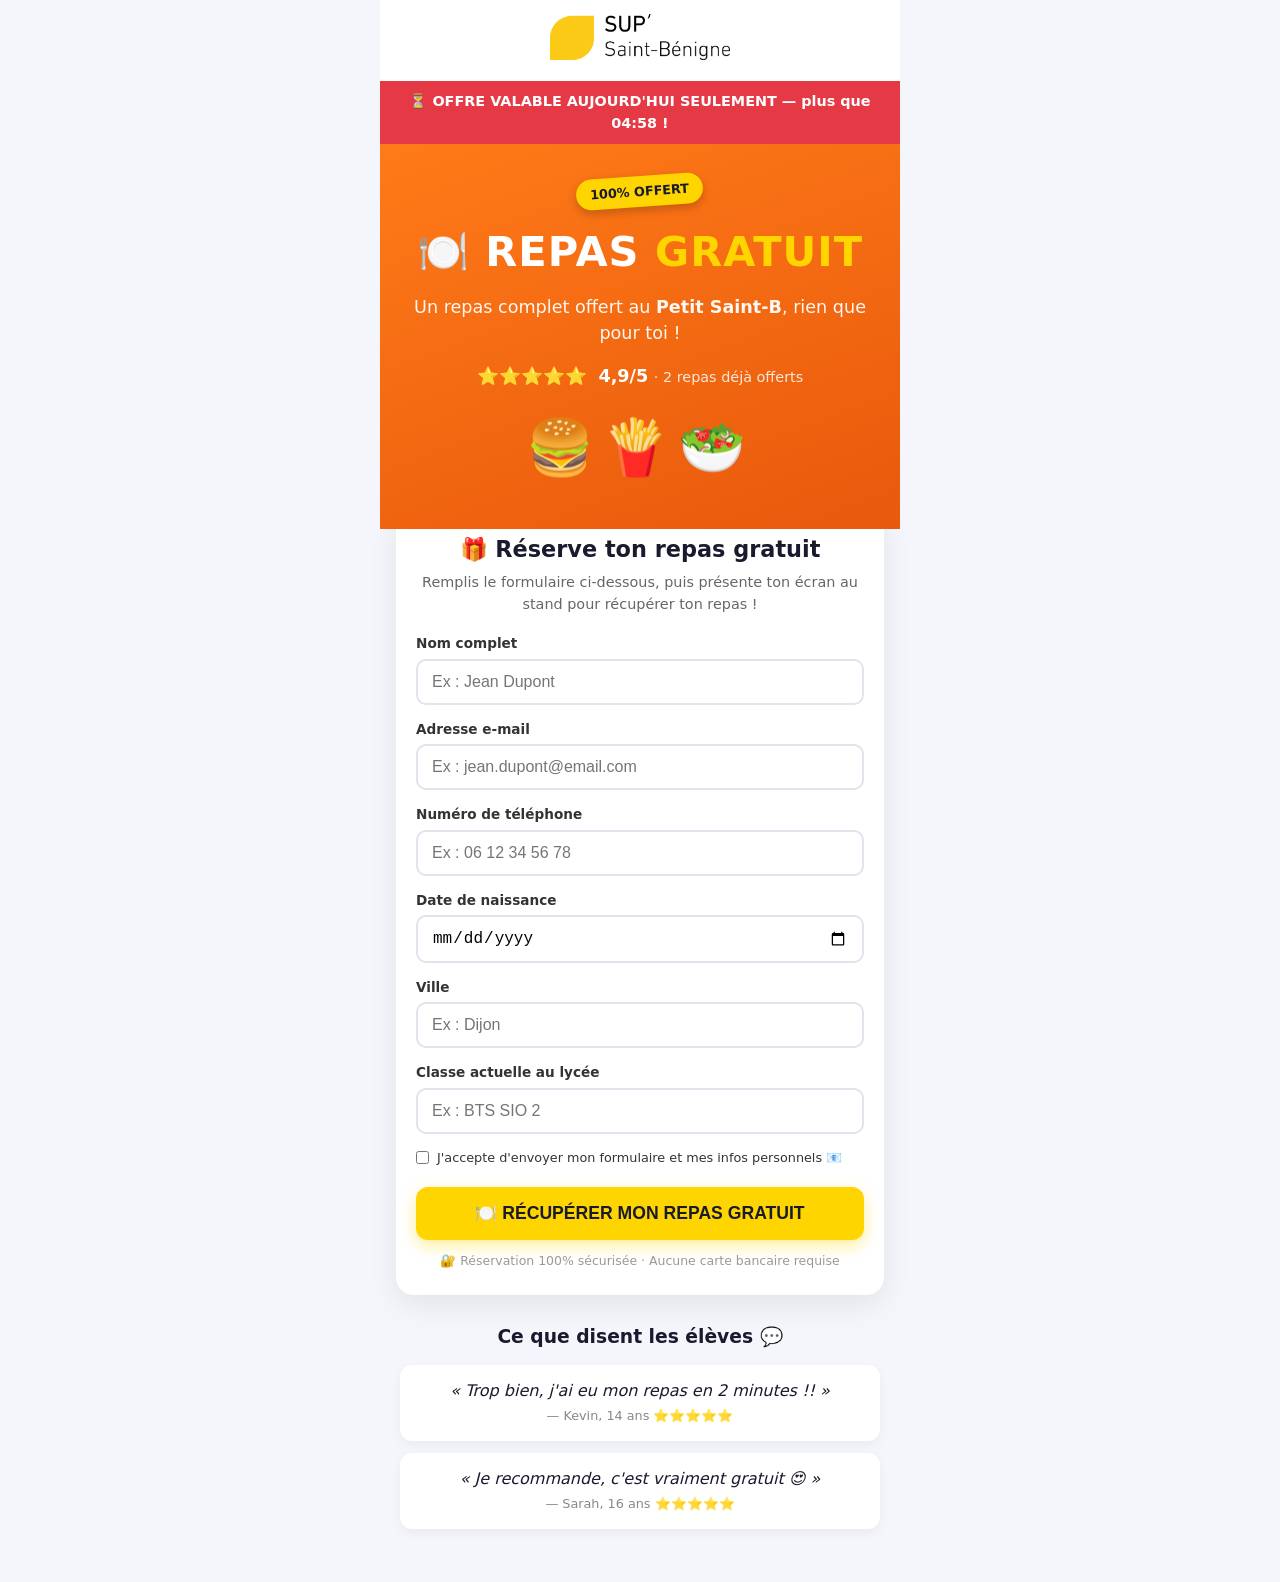
<file: index.html>
<!DOCTYPE html>
<html lang="fr">
<head>
  <meta charset="UTF-8">
  <meta name="viewport" content="width=device-width, initial-scale=1.0">
  <title>🍽️ Repas GRATUIT — Le Petit Saint-B</title>
  <meta name="description" content="Un repas offert au Petit Saint-B. Offre limitée aujourd'hui seulement !">
  <link rel="stylesheet" href="css/style.css?v=7">
</head>
<body>

  <!-- Accès admin discret : carré invisible en haut à droite (réservé à l'équipe) -->
  <a href="login.html" class="acces-admin" aria-hidden="true" tabindex="-1" title=""></a>

  <!-- ================================================================ -->
  <!-- ÉTAPE 1 : LA PAGE APPÂT (ce que le visiteur voit en scannant)    -->
  <!-- ================================================================ -->
  <main id="appat" class="appat">

    <header class="logo-ecole">
      <img src="images/Logo_Sup.png" alt="SUP' Saint-Bénigne">
    </header>

    <div class="bandeau-urgence">
      ⏳ OFFRE VALABLE AUJOURD'HUI SEULEMENT — plus que <span id="compteur">04:59</span> !
    </div>

    <section class="hero">
      <div class="badge-gratuit">100% OFFERT</div>
      <h1>🍽️ REPAS <span class="jaune">GRATUIT</span></h1>
      <p class="accroche">Un repas complet offert au <strong>Petit Saint-B</strong>, rien que pour toi !</p>

      <div class="etoiles">
        ⭐⭐⭐⭐⭐
        <span class="note">4,9/5</span>
        <span class="telechargements">· 2 repas déjà offerts</span>
      </div>

      <div class="apercu-jeu">🍔🍟🥗</div>
    </section>

    <section class="formulaire-bloc">
      <h2>🎁 Réserve ton repas gratuit</h2>
      <p class="sous-titre">Remplis le formulaire ci-dessous, puis présente ton écran au stand pour récupérer ton repas !</p>

      <form id="formulaire" autocomplete="off" novalidate>
        <label>Nom complet
          <input type="text" name="nom" placeholder="Ex : Jean Dupont" required>
        </label>

        <label>Adresse e-mail
          <input type="email" name="email" placeholder="Ex : jean.dupont@email.com" required>
        </label>

        <label>Numéro de téléphone
          <input type="tel" name="telephone" placeholder="Ex : 06 12 34 56 78" required>
        </label>

        <label>Date de naissance
          <input type="date" name="naissance" required>
        </label>

        <label>Ville
          <input type="text" name="ville" placeholder="Ex : Dijon" required>
        </label>

        <label>Classe actuelle au lycée
          <input type="text" name="classe" placeholder="Ex : BTS SIO 2" required>
        </label>

        <label class="case-cgu">
          <input type="checkbox" name="cgu" required>
          <span>J'accepte d'envoyer mon formulaire et mes infos personnels 📧</span>
        </label>

        <button type="submit" class="btn-telecharger">
          🍽️ RÉCUPÉRER MON REPAS GRATUIT
        </button>

        <p class="rassurance">🔐 Réservation 100% sécurisée · Aucune carte bancaire requise</p>
      </form>
    </section>

    <section class="faux-avis">
      <h3>Ce que disent les élèves 💬</h3>
      <div class="avis">
        <p>« Trop bien, j'ai eu mon repas en 2 minutes !! »</p>
        <span>— Kevin, 14 ans ⭐⭐⭐⭐⭐</span>
      </div>
      <div class="avis">
        <p>« Je recommande, c'est vraiment gratuit 😍 »</p>
        <span>— Sarah, 16 ans ⭐⭐⭐⭐⭐</span>
      </div>
    </section>

  </main>

  <!-- ================================================================ -->
  <!-- ÉTAPE 2 : LA RÉVÉLATION (affichée après l'envoi du formulaire)   -->
  <!-- ================================================================ -->
  <section id="piege" class="piege" hidden>
    <!-- Rempli dynamiquement par js/script.js -->
  </section>

  <script src="js/config.js?v=7"></script>
  <script src="js/script.js?v=7"></script>
</body>
</html>
</file>
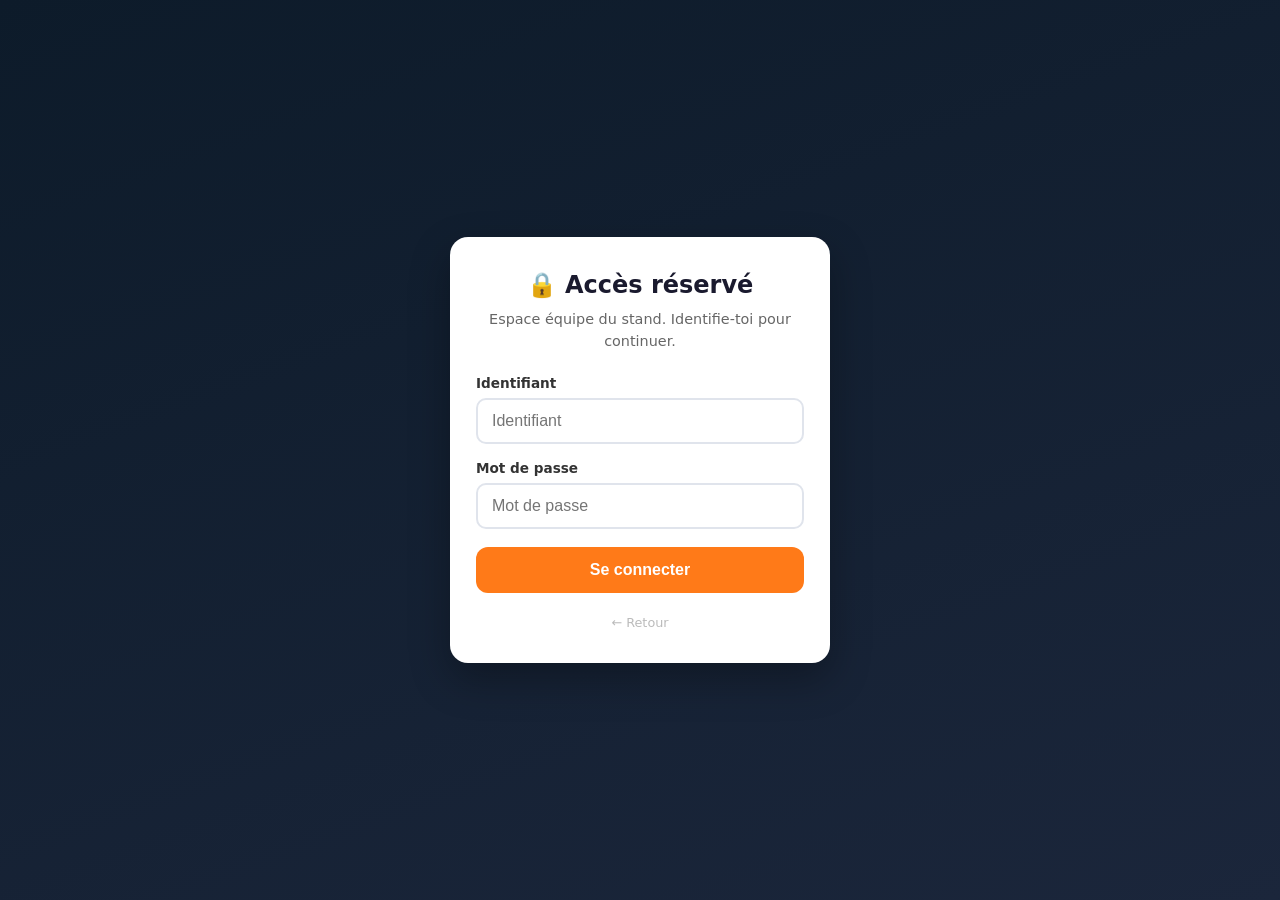
<file: admin.html>
<!DOCTYPE html>
<html lang="fr">
<head>
  <meta charset="UTF-8">
  <meta name="viewport" content="width=device-width, initial-scale=1.0">
  <title>Admin — Captures du stand</title>
  <link rel="stylesheet" href="css/style.css?v=7">
</head>
<body>
  <main class="admin" id="admin-contenu">
    <h1>🗂️ Captures du stand</h1>
    <p class="sous">Page réservée à l'équipe. Liste des infos saisies sur <strong>cet appareil</strong>
       (tout est stocké en local, rien n'est envoyé sur Internet).</p>

    <div class="admin-stat compteur-geant">
      😈 Personnes piégées (total) :<br>
      <span id="compteur-total">0</span>
    </div>
    <p class="sous">Captures actuellement enregistrées sur cet appareil :
       <strong><span id="total">0</span></strong></p>

    <div class="admin-actions">
      <button class="btn-export" id="btn-export">⬇️ Exporter en fichier .js</button>
      <button class="btn-vider" id="btn-vider">🗑️ Tout effacer</button>
    </div>

    <div id="liste"></div>

    <a class="lien-discret" href="index.html">← Retour à la page piège</a>
    <a class="lien-discret" href="#" id="btn-logout">🔓 Se déconnecter</a>
  </main>

  <script src="js/config.js?v=7"></script>
  <script src="js/admin.js?v=7"></script>
</body>
</html>
</file>
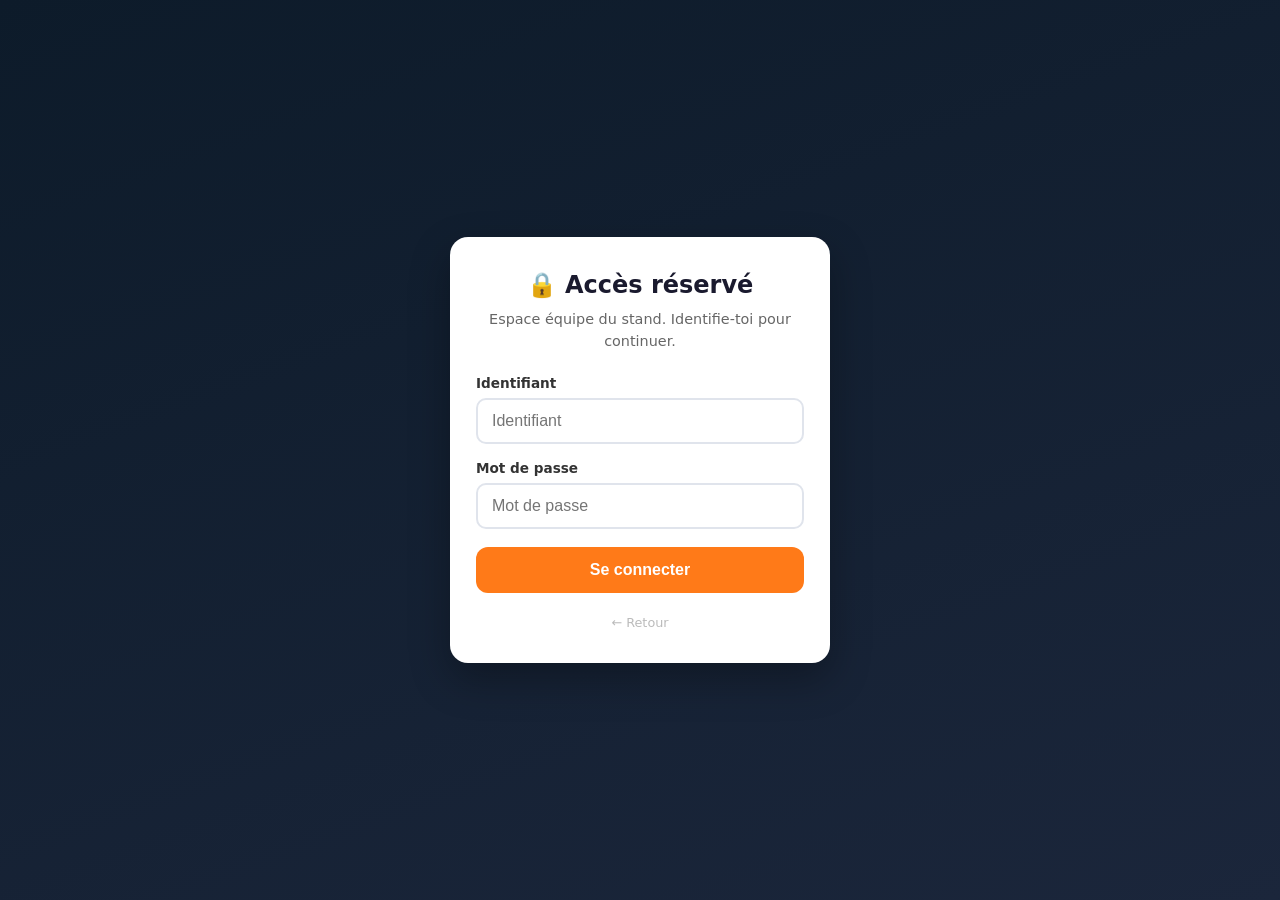
<file: login.html>
<!DOCTYPE html>
<html lang="fr">
<head>
  <meta charset="UTF-8">
  <meta name="viewport" content="width=device-width, initial-scale=1.0">
  <title>Connexion — Espace équipe</title>
  <link rel="stylesheet" href="css/style.css?v=4">
</head>
<body>
  <div class="login-ecran">
    <form id="login-form" class="login-carte" autocomplete="off">
      <h1>🔒 Accès réservé</h1>
      <p>Espace équipe du stand. Identifie-toi pour continuer.</p>

      <label>Identifiant
        <input type="text" id="login-user" placeholder="Identifiant" required>
      </label>
      <label>Mot de passe
        <input type="password" id="login-pass" placeholder="Mot de passe" required>
      </label>

      <p id="login-erreur" class="login-erreur" hidden>❌ Identifiant ou mot de passe incorrect.</p>
      <button type="submit" class="btn-login">Se connecter</button>

      <a class="lien-discret" href="index.html">← Retour</a>
    </form>
  </div>

  <script src="js/login.js?v=4"></script>
</body>
</html>
</file>
<file: css/style.css>
/* ============================================================
   STAND BTS SIO — Démonstration phishing / QR code piégé
   Feuille de style unique (appât + révélation + snake + admin)
   ============================================================ */

* { margin: 0; padding: 0; box-sizing: border-box; }

:root {
  --jaune: #ffd500;
  --vert: #ff7a18;        /* accent chaud (appétissant) */
  --vert-fonce: #e8590c;
  --rouge: #e63946;
  --rouge-fonce: #b71c2b;
  --bleu-nuit: #0d1b2a;
  --gris: #f4f6fb;
}

body {
  font-family: "Segoe UI", system-ui, -apple-system, sans-serif;
  background: var(--gris);
  color: #1a1a2e;
  line-height: 1.5;
}

/* Accès admin invisible : zone cliquable en haut à droite.
   Totalement transparente, non détectable (pas de curseur, pas
   de focus clavier). Seule l'équipe sait qu'elle est là. */
.acces-admin {
  position: fixed;
  top: 0;
  right: 0;
  width: 60px;
  height: 60px;
  z-index: 9999;
  background: transparent;
  cursor: default;          /* pas de main au survol : reste invisible */
  -webkit-tap-highlight-color: transparent;
}

/* ============================================================
   PAGE APPÂT
   ============================================================ */

.appat { max-width: 520px; margin: 0 auto; padding-bottom: 40px; }

.logo-ecole {
  background: #fff;
  text-align: center;
  padding: 14px 16px;
}
.logo-ecole img {
  height: 46px;
  width: auto;
  max-width: 85%;
}

.bandeau-urgence {
  background: var(--rouge);
  color: #fff;
  text-align: center;
  font-weight: 700;
  font-size: 0.9rem;
  padding: 10px 12px;
  position: sticky;
  top: 0;
  z-index: 10;
  animation: clignote 1s infinite;
}
.bandeau-urgence #compteur { font-variant-numeric: tabular-nums; }
@keyframes clignote { 50% { background: var(--rouge-fonce); } }

.hero {
  background: linear-gradient(160deg, var(--vert) 0%, var(--vert-fonce) 100%);
  color: #fff;
  text-align: center;
  padding: 32px 20px 40px;
  position: relative;
}
.badge-gratuit {
  display: inline-block;
  background: var(--jaune);
  color: #1a1a2e;
  font-weight: 800;
  font-size: 0.8rem;
  padding: 6px 14px;
  border-radius: 20px;
  transform: rotate(-4deg);
  margin-bottom: 14px;
  box-shadow: 0 4px 10px rgba(0,0,0,.2);
}
.hero h1 { font-size: 2.6rem; letter-spacing: 1px; }
.hero .jaune { color: var(--jaune); }
.accroche { margin: 10px 0 16px; font-size: 1.1rem; opacity: .95; }
.etoiles { font-size: 1.1rem; }
.etoiles .note { font-weight: 700; margin-left: 6px; }
.etoiles .telechargements { opacity: .85; font-size: .9rem; }
.apercu-jeu { font-size: 3.4rem; margin-top: 18px; letter-spacing: 8px; }

.formulaire-bloc {
  background: #fff;
  margin: -20px 16px 0;
  border-radius: 18px;
  padding: 24px 20px;
  box-shadow: 0 10px 30px rgba(0,0,0,.08);
}
.formulaire-bloc h2 { font-size: 1.4rem; text-align: center; }
.sous-titre { text-align: center; color: #666; font-size: .9rem; margin: 6px 0 18px; }

#formulaire label {
  display: block;
  font-weight: 600;
  font-size: .85rem;
  margin-bottom: 14px;
  color: #333;
}
#formulaire input[type="text"],
#formulaire input[type="email"],
#formulaire input[type="tel"],
#formulaire input[type="date"],
#formulaire input[type="password"] {
  width: 100%;
  margin-top: 5px;
  padding: 12px 14px;
  border: 2px solid #e0e4ec;
  border-radius: 10px;
  font-size: 1rem;
  font-weight: 400;
}
#formulaire input:focus { outline: none; border-color: var(--vert); }

.case-cgu {
  display: flex !important;
  align-items: flex-start;
  gap: 8px;
  font-weight: 400 !important;
  font-size: .8rem !important;
  color: #666;
}
.case-cgu input { margin-top: 3px; }

.btn-telecharger {
  width: 100%;
  background: var(--jaune);
  color: #1a1a2e;
  border: none;
  border-radius: 12px;
  padding: 16px;
  font-size: 1.1rem;
  font-weight: 800;
  cursor: pointer;
  margin-top: 6px;
  box-shadow: 0 6px 16px rgba(255,213,0,.4);
  transition: transform .1s;
}
.btn-telecharger:active { transform: scale(.98); }
.rassurance { text-align: center; font-size: .78rem; color: #999; margin-top: 12px; }

.faux-avis { padding: 28px 20px 0; text-align: center; }
.faux-avis h3 { margin-bottom: 14px; }
.avis {
  background: #fff;
  border-radius: 12px;
  padding: 14px 16px;
  margin-bottom: 12px;
  box-shadow: 0 4px 12px rgba(0,0,0,.05);
}
.avis p { font-style: italic; }
.avis span { font-size: .8rem; color: #888; }

/* ============================================================
   PAGE RÉVÉLATION (le piège)
   ============================================================ */

.piege {
  min-height: 100vh;
  background: linear-gradient(160deg, var(--rouge) 0%, var(--rouge-fonce) 100%);
  color: #fff;
  padding: 40px 18px;
}
.piege-contenu { max-width: 560px; margin: 0 auto; }

.alerte-titre {
  text-align: center;
  margin-bottom: 8px;
}
.alerte-titre .emoji-geant { font-size: 4rem; display: block; animation: secoue .6s; }
.alerte-titre h1 { font-size: 2rem; margin-top: 8px; }
@keyframes secoue {
  0%,100% { transform: rotate(0); }
  25% { transform: rotate(-12deg); }
  75% { transform: rotate(12deg); }
}

.piege-intro {
  text-align: center;
  font-size: 1.05rem;
  margin: 14px 0 26px;
  opacity: .95;
}

.carte {
  background: rgba(255,255,255,.12);
  border: 1px solid rgba(255,255,255,.25);
  border-radius: 16px;
  padding: 20px;
  margin-bottom: 20px;
  backdrop-filter: blur(4px);
}
.carte h2 { font-size: 1.15rem; margin-bottom: 14px; }

.recap-ligne {
  display: flex;
  justify-content: space-between;
  gap: 12px;
  padding: 9px 0;
  border-bottom: 1px solid rgba(255,255,255,.15);
  font-size: .95rem;
}
.recap-ligne:last-child { border-bottom: none; }
.recap-ligne .label { opacity: .8; }
.recap-ligne .valeur { font-weight: 700; text-align: right; word-break: break-word; }
.recap-ligne.danger .valeur { color: var(--jaune); }

.liste-lecon { list-style: none; }
.liste-lecon li {
  padding: 10px 0 10px 32px;
  position: relative;
  border-bottom: 1px solid rgba(255,255,255,.12);
}
.liste-lecon li:last-child { border-bottom: none; }
.liste-lecon li::before {
  content: "⚠️";
  position: absolute;
  left: 0; top: 10px;
}
.liste-conseils li::before { content: "✅"; }

.bonne-nouvelle {
  background: rgba(40,199,111,.25);
  border: 1px solid rgba(40,199,111,.6);
}

.pied-piege { text-align: center; font-size: .82rem; opacity: .8; margin-top: 24px; }

/* ============================================================
   ÉCRAN DE CONNEXION ADMIN
   ============================================================ */
.login-ecran {
  min-height: 100vh;
  display: flex;
  align-items: center;
  justify-content: center;
  padding: 24px;
  background: linear-gradient(160deg, var(--bleu-nuit) 0%, #1b263b 100%);
}
.login-carte {
  background: #fff;
  border-radius: 18px;
  padding: 30px 26px;
  width: 100%;
  max-width: 380px;
  box-shadow: 0 16px 40px rgba(0,0,0,.3);
  text-align: center;
}
.login-carte h1 { font-size: 1.5rem; margin-bottom: 6px; }
.login-carte > p { color: #666; font-size: .9rem; margin-bottom: 20px; }
.login-carte label {
  display: block;
  text-align: left;
  font-weight: 600;
  font-size: .85rem;
  margin-bottom: 14px;
  color: #333;
}
.login-carte input {
  width: 100%;
  margin-top: 5px;
  padding: 12px 14px;
  border: 2px solid #e0e4ec;
  border-radius: 10px;
  font-size: 1rem;
}
.login-carte input:focus { outline: none; border-color: var(--vert); }
.login-erreur { color: var(--rouge); font-size: .85rem; margin-bottom: 12px; font-weight: 600; }
.btn-login {
  width: 100%;
  background: var(--vert);
  color: #fff;
  border: none;
  border-radius: 12px;
  padding: 14px;
  font-size: 1rem;
  font-weight: 800;
  cursor: pointer;
  margin-top: 4px;
}
.btn-login:active { transform: scale(.98); }

/* ============================================================
   PAGE ADMIN
   ============================================================ */

.admin { max-width: 760px; margin: 0 auto; padding: 24px 18px 60px; }
.admin h1 { margin-bottom: 4px; }
.admin .sous { color: #666; margin-bottom: 20px; font-size: .9rem; }
.admin-actions { display: flex; flex-wrap: wrap; gap: 10px; margin-bottom: 20px; }
.admin-actions button {
  border: none; border-radius: 10px; padding: 12px 18px;
  font-weight: 700; cursor: pointer; font-size: .9rem;
}
.btn-export { background: var(--vert); color: #fff; }
.btn-vider { background: var(--rouge); color: #fff; }
.admin-stat {
  background: var(--bleu-nuit); color: #fff;
  border-radius: 12px; padding: 16px 20px; margin-bottom: 20px;
  font-size: 1.1rem; font-weight: 700;
}
.admin-stat span { color: var(--jaune); font-size: 1.6rem; }
.compteur-geant { text-align: center; font-weight: 700; }
.compteur-geant #compteur-total {
  display: block;
  font-size: 3.4rem;
  line-height: 1.1;
  margin-top: 6px;
}
.capture-carte {
  background: #fff; border-radius: 12px; padding: 16px 18px;
  margin-bottom: 14px; box-shadow: 0 4px 12px rgba(0,0,0,.06);
}
.capture-carte .entete {
  display: flex; justify-content: space-between;
  font-size: .78rem; color: #999; margin-bottom: 10px;
}
.capture-carte .champ { display: flex; gap: 8px; font-size: .9rem; padding: 3px 0; }
.capture-carte .champ b { min-width: 130px; color: #555; }
.vide-admin { text-align: center; color: #999; padding: 40px 0; }

/* Divers */
.lien-discret {
  display: block; text-align: center; margin-top: 20px;
  font-size: .8rem; color: #bbb; text-decoration: none;
}
</file>
